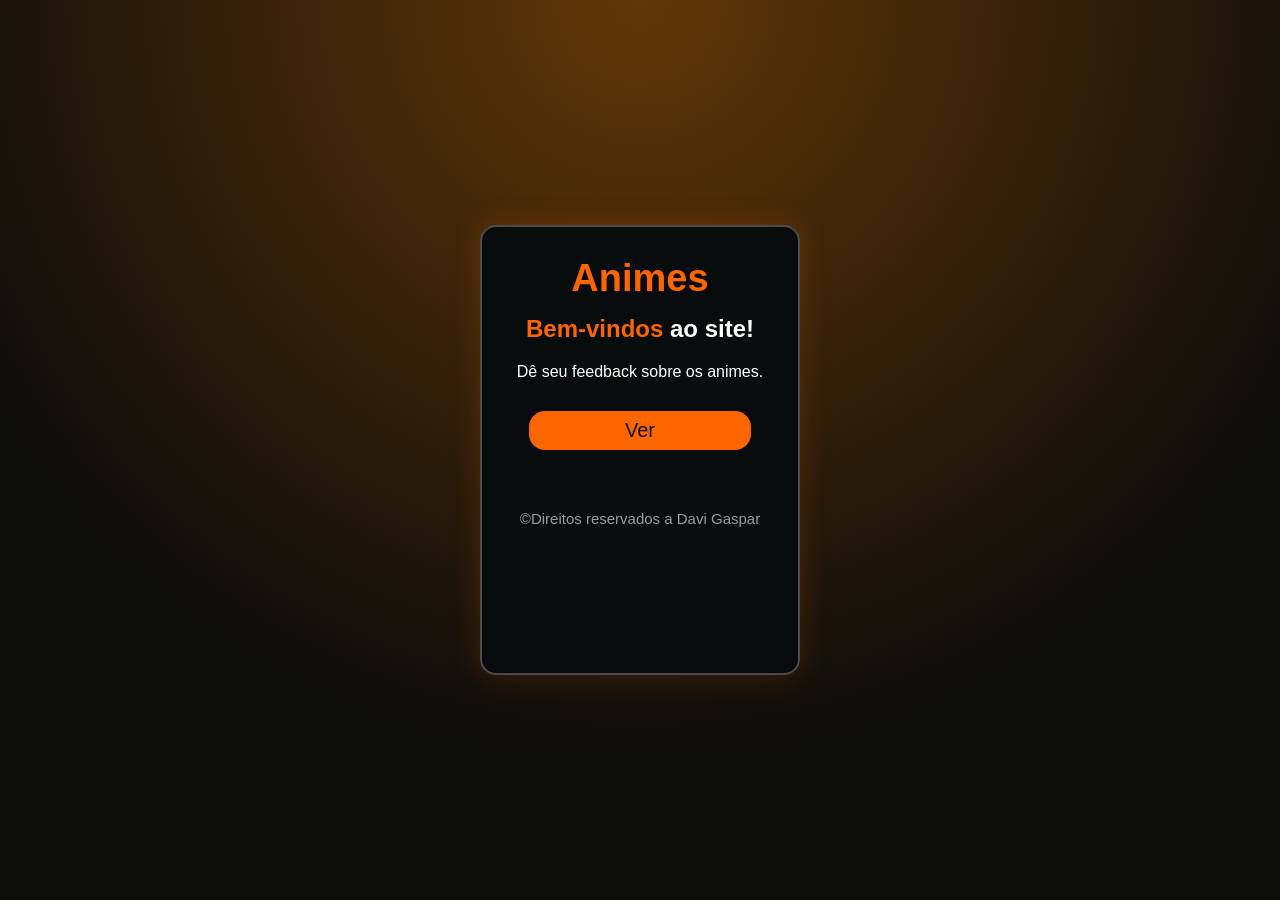
<file: index.html>
<!DOCTYPE html>
<html lang="pt-BR">
<head>
    <meta charset="UTF-8">
    <meta name="viewport" content="width=device-width, initial-scale=1.0">
    <link rel="stylesheet" href="css/login.css">
    <title>Login</title>
</head>
<body>

    <main class="conteiner">

        <section class="page">

            <h1>Animes</h1>

            <h2><span>Bem-vindos</span> ao site!</h2>

            <p>Dê seu feedback sobre os animes.</p>

            <a href="principal.html">
                <button>Ver</button>
            </a>

            <footer>©Direitos reservados a Davi Gaspar</footer>

        </section>

    </main>

</body>
</html>
</file>
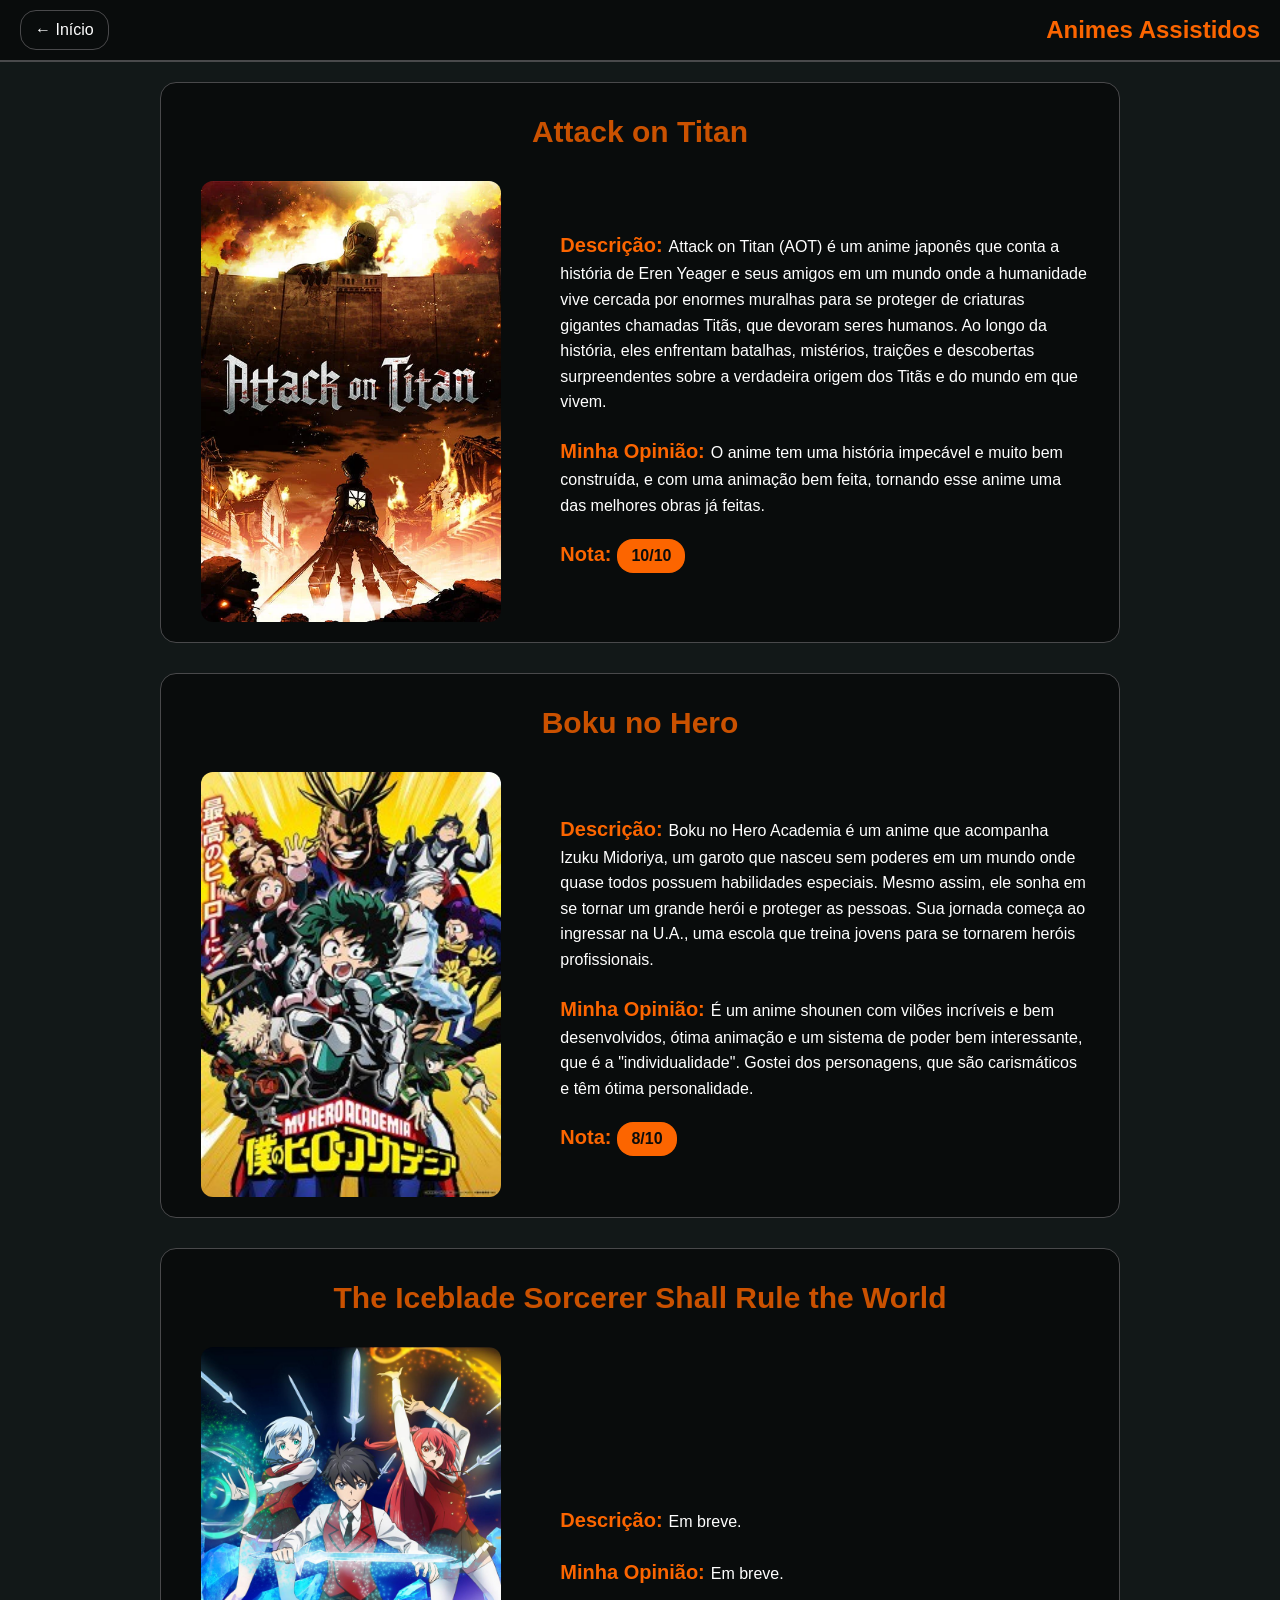
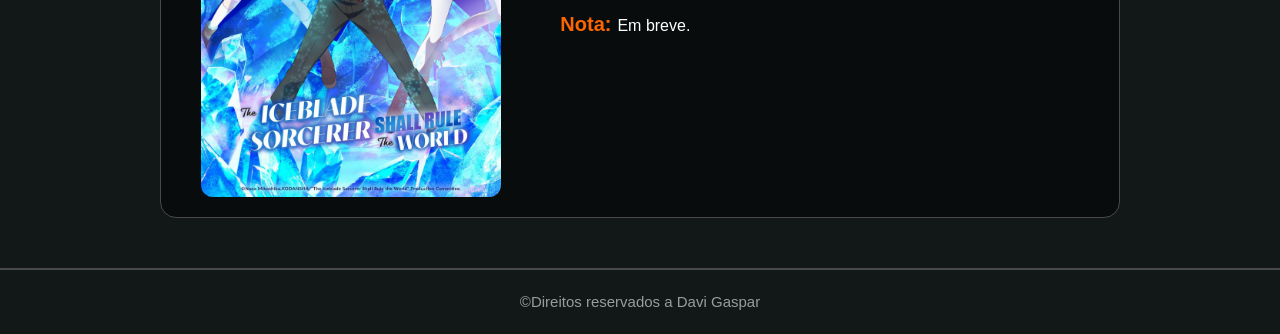
<file: principal.html>
<!DOCTYPE html>
<html lang="pt-BR">
<head>
    <meta charset="UTF-8">
    <meta name="viewport" content="width=device-width, initial-scale=1.0">
    <link rel="stylesheet" href="css/principal.css">
    <title>Animes Assistidos</title>
</head>
<body>

    <!-- Navegação (desce junto com o site) -->
    <nav>
        <a href="index.html">← Início</a>
        <h1>Animes Assistidos</h1>
    </nav>

    <main>

        <!-- Attack on Titan -->
        <section class="anime">
            <h2>Attack on Titan</h2>

            <div class="capas">
                <img src="imagens/aot.webp" alt="Capa de Attack on Titan">
            </div>

            <div class="paragrafo">
                <p>
                    <span>Descrição:</span>Attack on Titan (AOT) é um anime japonês que conta a história de Eren Yeager e seus amigos em um mundo onde a humanidade vive cercada por enormes muralhas para se proteger de criaturas gigantes chamadas Titãs, que devoram seres humanos. Ao longo da história, eles enfrentam batalhas, mistérios, traições e descobertas surpreendentes sobre a verdadeira origem dos Titãs e do mundo em que vivem.
                </p>

                <p>
                    <span>Minha Opinião:</span>O anime tem uma história impecável e muito bem construída, e com uma animação bem feita, tornando esse anime uma das melhores obras já feitas.
                </p>

                <p>
                    <span>Nota:</span><b class="nota">10/10</b>
                </p>
            </div>
        </section>

        <!-- Boku no Hero -->
        <section class="anime">
            <h2>Boku no Hero</h2>

            <div class="capas">
                <img src="imagens/boku-no-hero.jpg" alt="Capa de Boku no Hero">
            </div>

            <div class="paragrafo">
                <p>
                    <span>Descrição:</span>Boku no Hero Academia é um anime que acompanha Izuku Midoriya, um garoto que nasceu sem poderes em um mundo onde quase todos possuem habilidades especiais. Mesmo assim, ele sonha em se tornar um grande herói e proteger as pessoas. Sua jornada começa ao ingressar na U.A., uma escola que treina jovens para se tornarem heróis profissionais.
                </p>

                <p>
                    <span>Minha Opinião:</span>É um anime shounen com vilões incríveis e bem desenvolvidos, ótima animação e um sistema de poder bem interessante, que é a "individualidade". Gostei dos personagens, que são carismáticos e têm ótima personalidade.
                </p>

                <p>
                    <span>Nota:</span><b class="nota">8/10</b>
                </p>
            </div>
        </section>

        <!-- The Iceblade Sorcerer Shall Rule the World -->
        <section class="anime">
            <h2>The Iceblade Sorcerer Shall Rule the World</h2>

            <div class="capas">
                <img src="imagens/espada-congelada.jpg" alt="Capa de The Iceblade Sorcerer Shall Rule the World">
            </div>

            <div class="paragrafo">
                <p>
                    <span>Descrição:</span>Em breve.
                </p>

                <p>
                    <span>Minha Opinião:</span>Em breve.
                </p>

                <p>
                    <span>Nota:</span>Em breve.
                </p>
            </div>
        </section>

    </main>

    <footer>©Direitos reservados a Davi Gaspar</footer>

</body>
</html>
</file>
<file: css/login.css>
* {
    box-sizing: border-box;
    padding: 0;
    margin: 0;
}

body {
    color: #ffffff;
    font-family: Arial, sans-serif;
}

.conteiner {
    display: flex;
    justify-content: center;
    align-items: center;
    min-height: 100vh;
    padding: 20px;
    background:
        radial-gradient(circle at top, #fd870059, transparent 70%),
        #0c0c0b;
}

.page {
    width: 100%;
    max-width: 320px;
    min-height: 450px;
    background-color: #090c0c;
    border: 2px solid #504a4a;
    border-radius: 16px;
    box-shadow: 0 0 30px #fc650033;
}

h1 {
    text-align: center;
    color: #fc6500;
    font-size: 38px;
    margin-top: 30px;
}

h2 {
    text-align: center;
    margin-top: 15px;
}

p {
    text-align: center;
    margin-top: 20px;
}

h2 span {
    color: #fc6500;
}

a {
    display: flex;
    justify-content: center;
    text-decoration: none;
}

button {
    padding: 8px;
    width: 70%;
    margin-top: 30px;
    color: #0c0c0b;
    font-size: 20px;
    background-color: #fc6500;
    border-radius: 16px;
    border: none;
    cursor: pointer;
}

button:hover {
    background-color: #ff8a33;
}

footer {
    text-align: center;
    margin-top: 40px;
    font-size: 15px;
    color: #999c9c;
    padding: 20px;
}
</file>
<file: css/principal.css>
* {
    box-sizing: border-box;
    margin: 0;
    padding: 0;
}

body {
    font-family: Arial, sans-serif;
    background-color: #121818;
    color: #ffffff;
    line-height: 1.6;
}

/* Navegação (desce junto com o site) */
nav {
    position: sticky;
    top: 0;
    z-index: 100;
    display: flex;
    justify-content: space-between;
    align-items: center;
    padding: 10px 20px;
    background-color: #090c0c;
    border-bottom: 2px solid #49494b;
}

nav h1 {
    color: #fc6500;
    font-size: 24px;
}

nav a {
    color: #ffffff;
    text-decoration: none;
    padding: 6px 14px;
    border: 1px solid #49494b;
    border-radius: 16px;
}

nav a:hover {
    background-color: #fc6500;
    color: #0c0c0b;
    border-color: #fc6500;
}

/* Lista de animes */
main {
    max-width: 1000px;
    margin: 0 auto;
    padding: 20px;
}

.anime {
    display: flex;
    flex-wrap: wrap;
    align-items: center;
    gap: 10px;
    margin-bottom: 30px;
    padding: 10px;
    background-color: #090c0c;
    border: 1px solid #49494b;
    border-radius: 16px;
}

.anime:hover {
    border-color: #fc6500;
}

.anime h2 {
    width: 100%;
    text-align: center;
    font-size: 30px;
    margin: 15px 0 5px;
    color: #ca5100;
}

.capas {
    display: flex;
    justify-content: center;
    flex: 1 1 250px;
}

.capas img {
    width: 100%;
    max-width: 300px;
    margin: 10px;
    border-radius: 12px;
}

.paragrafo {
    flex: 2 1 350px;
}

.paragrafo p {
    padding: 10px 20px;
}

.paragrafo span {
    color: #fc6500;
    font-size: 20px;
    font-weight: bold;
    margin-right: 6px;
}

.nota {
    display: inline-block;
    padding: 4px 14px;
    background-color: #fc6500;
    color: #0c0c0b;
    font-weight: bold;
    border-radius: 16px;
}

footer {
    text-align: center;
    padding: 20px;
    color: #999c9c;
    font-size: 15px;
    border-top: 2px solid #49494b;
}
</file>
